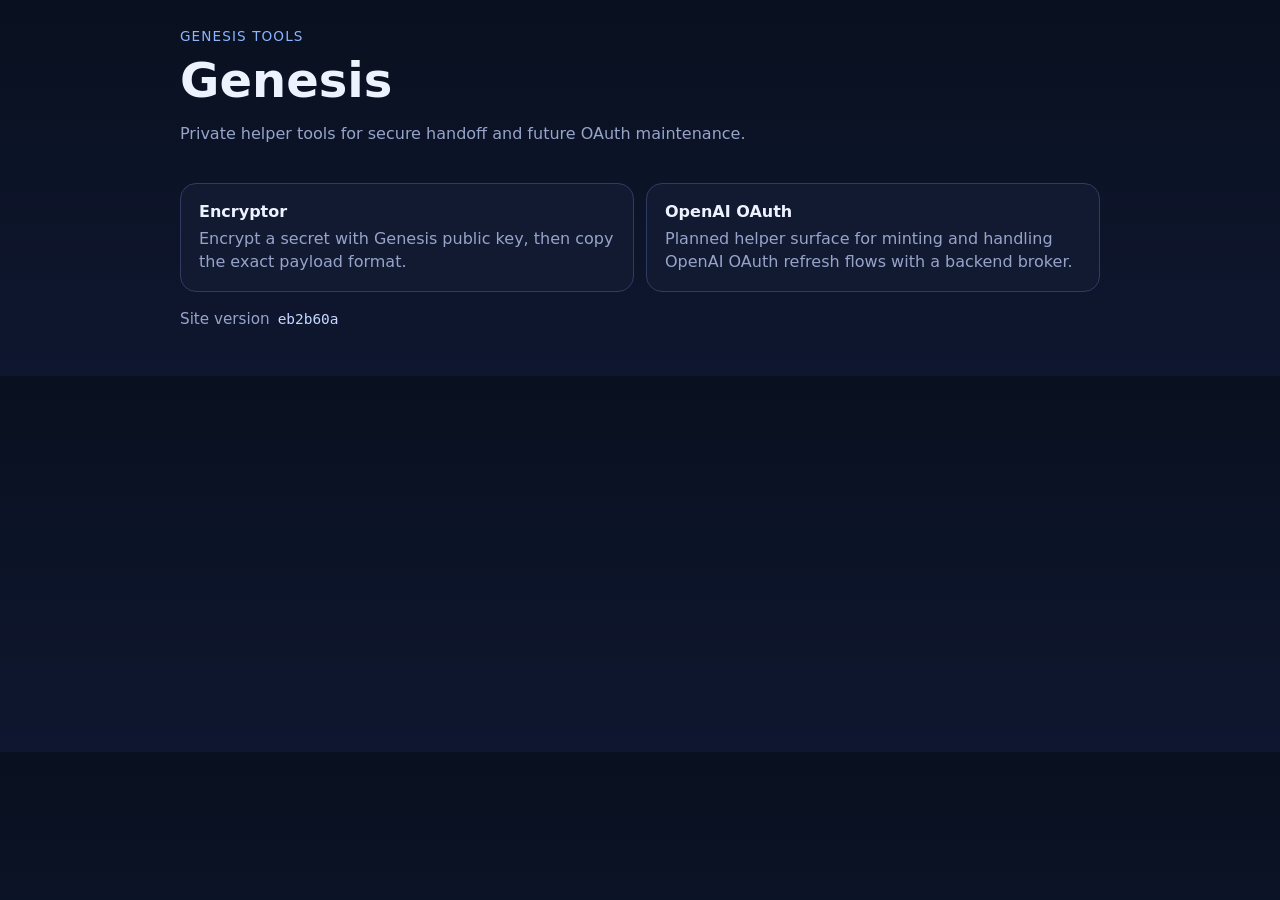
<file: index.html>
<!doctype html>
<html lang="en">
  <head>
    <meta charset="UTF-8" />
    <meta name="viewport" content="width=device-width, initial-scale=1.0" />
    <title>Genesis tools</title>
    <link rel="stylesheet" href="./styles.css" />
  </head>
  <body>
    <main class="app-shell">
      <header class="hero">
        <div>
          <p class="eyebrow">Genesis tools</p>
          <h1>Genesis</h1>
          <p class="subtle">
            Private helper tools for secure handoff and future OAuth maintenance.
          </p>
        </div>
      </header>

      <section class="tool-grid" aria-label="Available tools">
        <a class="tool-card link-card" href="./encryptor/">
          <span class="tool-name">Encryptor</span>
          <span class="tool-desc">Encrypt a secret with Genesis public key, then copy the exact payload format.</span>
        </a>
        <a class="tool-card link-card" href="./openai-oauth/">
          <span class="tool-name">OpenAI OAuth</span>
          <span class="tool-desc">Planned helper surface for minting and handling OpenAI OAuth refresh flows with a backend broker.</span>
        </a>
      </section>

      <footer class="site-footer subtle small">
        <span>Site version</span>
        <code>eb2b60a</code>
      </footer>
    </main>
  </body>
</html>
</file>
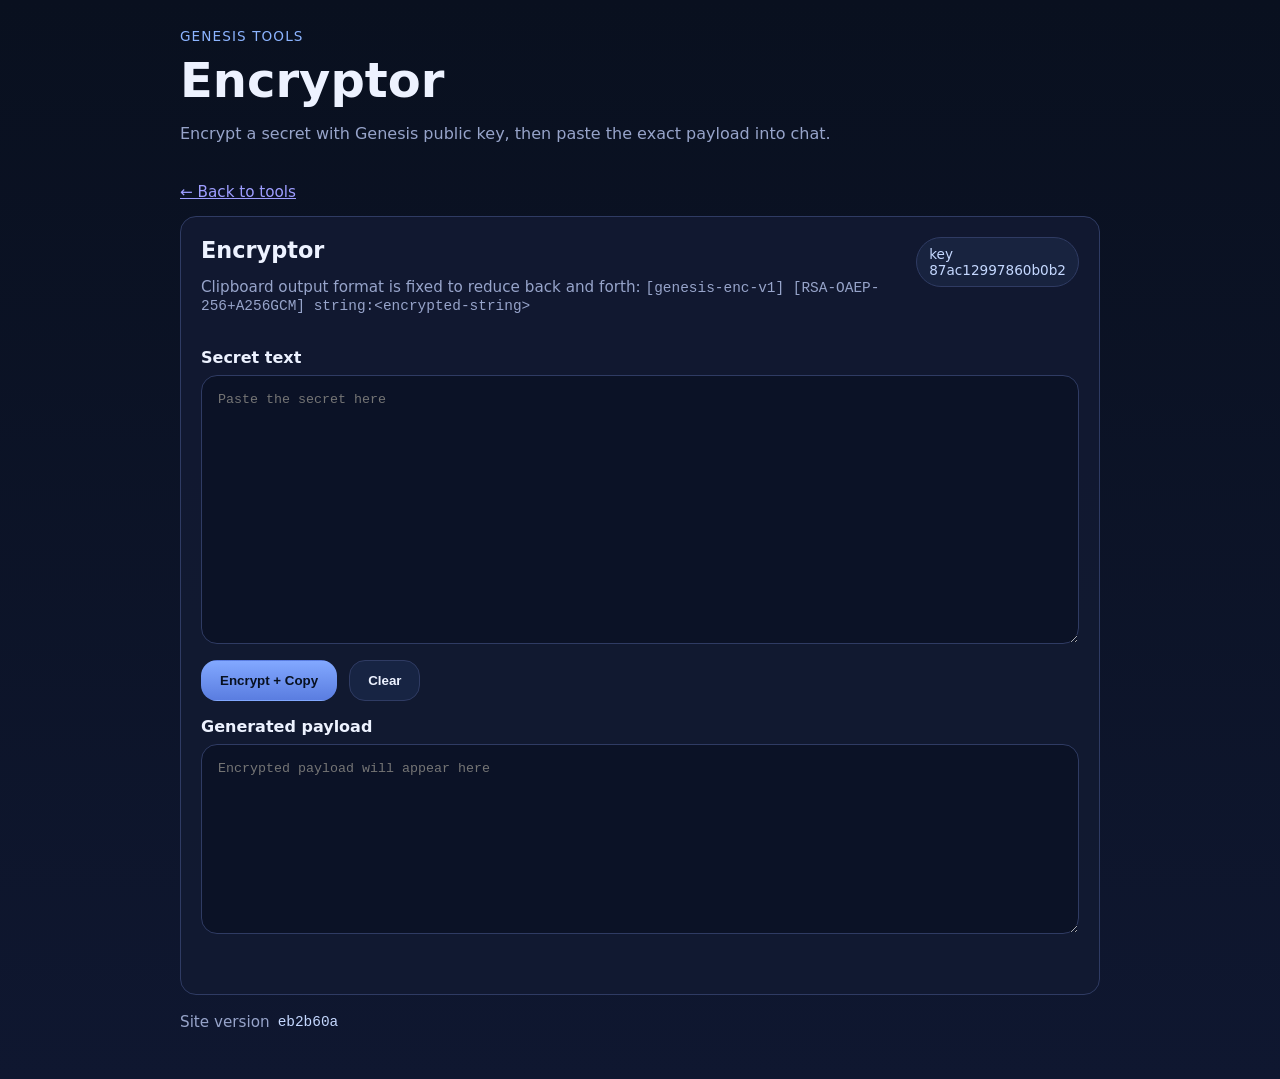
<file: encryptor/index.html>
<!doctype html>
<html lang="en">
  <head>
    <meta charset="UTF-8" />
    <meta name="viewport" content="width=device-width, initial-scale=1.0" />
    <title>Genesis Encryptor</title>
    <link rel="stylesheet" href="./styles.css" />
  </head>
  <body>
    <main class="app-shell">
      <header class="hero">
        <div>
          <p class="eyebrow">Genesis tools</p>
          <h1>Encryptor</h1>
          <p class="subtle">
            Encrypt a secret with Genesis public key, then paste the exact payload into chat.
          </p>
        </div>
      </header>

      <p class="subtle small"><a class="inline-link" href="../">← Back to tools</a></p>

      <section class="panel" id="encryptor-panel">
        <div class="panel-header">
          <div>
            <h2>Encryptor</h2>
            <p class="subtle small">
              Clipboard output format is fixed to reduce back and forth:
              <code>[genesis-enc-v1] [RSA-OAEP-256+A256GCM] string:&lt;encrypted-string&gt;</code>
            </p>
          </div>
          <div class="meta">
            <span id="kid-badge" class="badge"></span>
          </div>
        </div>

        <label class="field">
          <span>Secret text</span>
          <textarea id="secret-input" rows="12" placeholder="Paste the secret here"></textarea>
        </label>

        <div class="actions">
          <button id="encrypt-copy" class="primary" type="button">Encrypt + Copy</button>
          <button id="clear-btn" type="button">Clear</button>
        </div>

        <label class="field">
          <span>Generated payload</span>
          <textarea id="payload-output" rows="8" readonly placeholder="Encrypted payload will appear here"></textarea>
        </label>

        <div id="status" class="status subtle"></div>
      </section>

      <footer class="site-footer subtle small">
        <span>Site version</span>
        <code>eb2b60a</code>
      </footer>
    </main>

    <script src="./app.js"></script>
  </body>
</html>
</file>
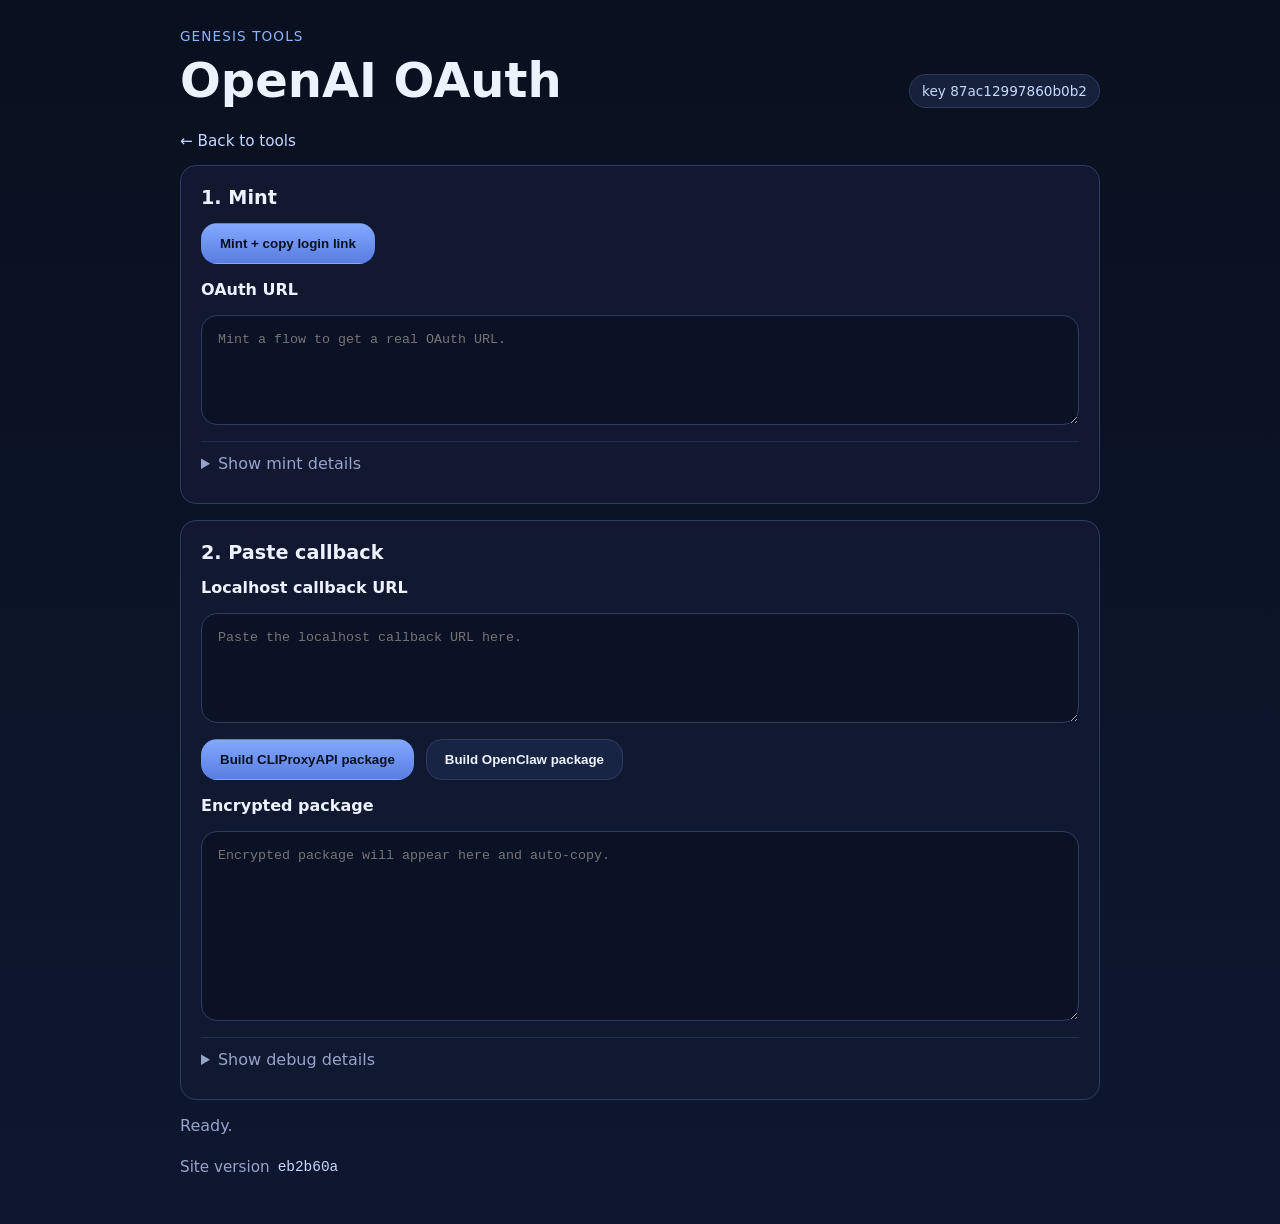
<file: openai-oauth/index.html>
<!doctype html>
<html lang="en">
  <head>
    <meta charset="UTF-8" />
    <meta name="viewport" content="width=device-width, initial-scale=1.0" />
    <title>Genesis OpenAI OAuth</title>
    <link rel="stylesheet" href="./styles.css" />
  </head>
  <body>
    <main class="app-shell">
      <header class="hero">
        <div>
          <p class="eyebrow">Genesis tools</p>
          <h1>OpenAI OAuth</h1>
        </div>
        <div class="meta">
          <span id="kid-badge" class="badge"></span>
        </div>
      </header>

      <p class="subtle small"><a class="inline-link" href="../">← Back to tools</a></p>

      <section class="panel">
        <div class="panel-header compact-header">
          <h2>1. Mint</h2>
        </div>

        <div class="actions">
          <button id="mint-link-btn" class="primary" type="button">Mint + copy login link</button>
        </div>

        <div class="field">
          <span>OAuth URL</span>
          <textarea id="oauth-url" rows="4" readonly placeholder="Mint a flow to get a real OAuth URL."></textarea>
        </div>

        <details class="compact-details">
          <summary>Show mint details</summary>
          <div class="field two-up details-body">
            <div>
              <span>State hint</span>
              <input id="state-hint" type="text" readonly placeholder="State" />
            </div>
            <div>
              <span>Code verifier</span>
              <input id="code-verifier" type="text" readonly placeholder="Code verifier" />
            </div>
          </div>
        </details>
      </section>

      <section class="panel">
        <div class="panel-header compact-header">
          <h2>2. Paste callback</h2>
        </div>

        <div class="field">
          <span>Localhost callback URL</span>
          <textarea id="callback-url-input" rows="4" placeholder="Paste the localhost callback URL here."></textarea>
        </div>

        <div class="actions">
          <button id="build-cliproxy-btn" class="primary" type="button">Build CLIProxyAPI package</button>
          <button id="build-openclaw-btn" type="button">Build OpenClaw package</button>
        </div>

        <div class="field">
          <span>Encrypted package</span>
          <textarea id="encrypted-output" rows="8" readonly placeholder="Encrypted package will appear here and auto-copy."></textarea>
        </div>

        <details class="compact-details">
          <summary>Show debug details</summary>
          <div class="field two-up metrics-grid details-body">
            <div>
              <span>Callback state</span>
              <input id="callback-state" type="text" readonly placeholder="state" />
            </div>
            <div>
              <span>Auth code present</span>
              <input id="callback-code-present" type="text" readonly placeholder="yes / no" />
            </div>
            <div>
              <span>Mint age</span>
              <input id="mint-age" type="text" readonly placeholder="age" />
            </div>
            <div>
              <span>Validation</span>
              <input id="validation-result" type="text" readonly placeholder="ok / stale / mismatch" />
            </div>
          </div>
          <div class="field details-body">
            <span>Unencrypted payload preview</span>
            <textarea id="payload-preview" rows="18" readonly placeholder="Preview will appear here after build."></textarea>
          </div>
        </details>
      </section>

      <div id="status" class="status subtle">Ready.</div>

      <footer class="site-footer subtle small">
        <span>Site version</span>
        <code>eb2b60a</code>
      </footer>
    </main>
    <script src="./app.js"></script>
  </body>
</html>
</file>
<file: styles.css>
:root {
  color-scheme: dark;
  --bg: #0b1020;
  --panel: #121a31;
  --panel-2: #18233f;
  --line: #2f3b63;
  --text: #edf2ff;
  --muted: #97a4ca;
  --accent: #8cb4ff;
  --accent-2: #c5d8ff;
  --danger: #ff8e8e;
}

* { box-sizing: border-box; }
body {
  margin: 0;
  font-family: Inter, ui-sans-serif, system-ui, -apple-system, BlinkMacSystemFont, "Segoe UI", sans-serif;
  background: linear-gradient(180deg, #09101f 0%, #0f1730 100%);
  color: var(--text);
}

code {
  font-family: "SFMono-Regular", ui-monospace, Menlo, Consolas, monospace;
  font-size: 0.95em;
}

.app-shell {
  width: min(920px, calc(100vw - 32px));
  margin: 0 auto;
  padding: 28px 0 48px;
}

.hero {
  display: flex;
  justify-content: space-between;
  align-items: end;
  margin-bottom: 24px;
}

.eyebrow {
  margin: 0 0 8px;
  color: var(--accent);
  font-size: 0.85rem;
  letter-spacing: 0.08em;
  text-transform: uppercase;
}

h1, h2 { margin: 0; }
h1 { font-size: clamp(2rem, 4vw, 3rem); }
h2 { font-size: 1.4rem; }

.subtle { color: var(--muted); }
.small { font-size: 0.95rem; }

.tool-grid {
  display: grid;
  grid-template-columns: repeat(auto-fit, minmax(240px, 1fr));
  gap: 12px;
  margin-bottom: 16px;
}

.tool-card,
.panel,
textarea,
button {
  border-radius: 16px;
}

.tool-card {
  width: 100%;
  border: 1px solid var(--line);
  background: var(--panel);
  color: var(--text);
  padding: 18px;
  text-align: left;
  cursor: pointer;
}

.link-card {
  text-decoration: none;
  display: block;
}

.tool-card.active {
  border-color: var(--accent);
  background: linear-gradient(180deg, rgba(140,180,255,0.13), rgba(18,26,49,1));
}

.tool-name {
  display: block;
  font-weight: 700;
  margin-bottom: 6px;
}

.tool-desc {
  display: block;
  color: var(--muted);
  line-height: 1.45;
}

.panel {
  border: 1px solid var(--line);
  background: rgba(18,26,49,0.92);
  padding: 20px;
}

.panel-header {
  display: flex;
  justify-content: space-between;
  gap: 16px;
  align-items: start;
  margin-bottom: 18px;
}

.badge {
  display: inline-flex;
  padding: 8px 12px;
  border-radius: 999px;
  background: var(--panel-2);
  border: 1px solid var(--line);
  color: var(--accent-2);
  font-size: 0.85rem;
}

.field {
  display: grid;
  gap: 8px;
  margin-bottom: 16px;
}

.field > span {
  font-weight: 600;
}

textarea {
  width: 100%;
  border: 1px solid var(--line);
  background: #0b1226;
  color: var(--text);
  padding: 14px 16px;
  resize: vertical;
  line-height: 1.5;
}

.actions {
  display: flex;
  gap: 12px;
  flex-wrap: wrap;
  margin-bottom: 16px;
}

button {
  border: 1px solid var(--line);
  background: #172443;
  color: var(--text);
  padding: 12px 18px;
  cursor: pointer;
  font-weight: 700;
}

button.primary {
  background: linear-gradient(180deg, #82a8ff, #5a7de0);
  color: #081121;
  border-color: transparent;
}

button:disabled {
  cursor: not-allowed;
  opacity: 0.65;
}

.status {
  min-height: 1.5rem;
  white-space: pre-wrap;
}

.status.error {
  color: var(--danger);
}

.status.success {
  color: #93f0ba;
}

.inline-link {
  color: var(--accent-2);
  text-decoration: none;
}

.inline-link:hover {
  text-decoration: underline;
}

.note-card {
  border: 1px solid var(--line);
  background: #0b1226;
  border-radius: 16px;
  padding: 16px;
}

.bullet-list {
  margin: 0;
  padding-left: 18px;
  line-height: 1.6;
}

.site-footer {
  margin-top: 18px;
  display: flex;
  gap: 8px;
  align-items: center;
}

.site-footer code {
  color: var(--accent-2);
}

@media (max-width: 640px) {
  .app-shell { width: min(100vw - 20px, 920px); padding-top: 18px; }
  .panel-header { flex-direction: column; }
}
</file>
<file: encryptor/styles.css>
:root {
  color-scheme: dark;
  --bg: #0b1020;
  --panel: #121a31;
  --panel-2: #18233f;
  --line: #2f3b63;
  --text: #edf2ff;
  --muted: #97a4ca;
  --accent: #8cb4ff;
  --accent-2: #c5d8ff;
  --danger: #ff8e8e;
}

* { box-sizing: border-box; }
body {
  margin: 0;
  font-family: Inter, ui-sans-serif, system-ui, -apple-system, BlinkMacSystemFont, "Segoe UI", sans-serif;
  background: linear-gradient(180deg, #09101f 0%, #0f1730 100%);
  color: var(--text);
}

code {
  font-family: "SFMono-Regular", ui-monospace, Menlo, Consolas, monospace;
  font-size: 0.95em;
}

.app-shell {
  width: min(920px, calc(100vw - 32px));
  margin: 0 auto;
  padding: 28px 0 48px;
}

.hero {
  display: flex;
  justify-content: space-between;
  align-items: end;
  margin-bottom: 24px;
}

.eyebrow {
  margin: 0 0 8px;
  color: var(--accent);
  font-size: 0.85rem;
  letter-spacing: 0.08em;
  text-transform: uppercase;
}

h1, h2 { margin: 0; }
h1 { font-size: clamp(2rem, 4vw, 3rem); }
h2 { font-size: 1.4rem; }

.subtle { color: var(--muted); }
.small { font-size: 0.95rem; }

.tool-grid {
  display: grid;
  grid-template-columns: repeat(auto-fit, minmax(240px, 1fr));
  gap: 12px;
  margin-bottom: 16px;
}

.tool-card,
.panel,
textarea,
button {
  border-radius: 16px;
}

.tool-card {
  width: 100%;
  border: 1px solid var(--line);
  background: var(--panel);
  color: var(--text);
  padding: 18px;
  text-align: left;
  cursor: pointer;
}

.tool-card.active {
  border-color: var(--accent);
  background: linear-gradient(180deg, rgba(140,180,255,0.13), rgba(18,26,49,1));
}

.tool-name {
  display: block;
  font-weight: 700;
  margin-bottom: 6px;
}

.tool-desc {
  display: block;
  color: var(--muted);
  line-height: 1.45;
}

.panel {
  border: 1px solid var(--line);
  background: rgba(18,26,49,0.92);
  padding: 20px;
}

.panel-header {
  display: flex;
  justify-content: space-between;
  gap: 16px;
  align-items: start;
  margin-bottom: 18px;
}

.badge {
  display: inline-flex;
  padding: 8px 12px;
  border-radius: 999px;
  background: var(--panel-2);
  border: 1px solid var(--line);
  color: var(--accent-2);
  font-size: 0.85rem;
}

.field {
  display: grid;
  gap: 8px;
  margin-bottom: 16px;
}

.field > span {
  font-weight: 600;
}

textarea {
  width: 100%;
  border: 1px solid var(--line);
  background: #0b1226;
  color: var(--text);
  padding: 14px 16px;
  resize: vertical;
  line-height: 1.5;
}

.actions {
  display: flex;
  gap: 12px;
  flex-wrap: wrap;
  margin-bottom: 16px;
}

button {
  border: 1px solid var(--line);
  background: #172443;
  color: var(--text);
  padding: 12px 18px;
  cursor: pointer;
  font-weight: 700;
}

button.primary {
  background: linear-gradient(180deg, #82a8ff, #5a7de0);
  color: #081121;
  border-color: transparent;
}

button:disabled {
  cursor: not-allowed;
  opacity: 0.65;
}

.status {
  min-height: 1.5rem;
  white-space: pre-wrap;
}

.status.error {
  color: var(--danger);
}

.status.success {
  color: #93f0ba;
}

.site-footer {
  margin-top: 18px;
  display: flex;
  gap: 8px;
  align-items: center;
}

.site-footer code {
  color: var(--accent-2);
}

@media (max-width: 640px) {
  .app-shell { width: min(100vw - 20px, 920px); padding-top: 18px; }
  .panel-header { flex-direction: column; }
}
</file>
<file: openai-oauth/styles.css>
:root {
  color-scheme: dark;
  --bg: #0b1020;
  --panel: #121a31;
  --panel-2: #18233f;
  --line: #2f3b63;
  --text: #edf2ff;
  --muted: #97a4ca;
  --accent: #8cb4ff;
  --accent-2: #c5d8ff;
  --danger: #ff8e8e;
}

* { box-sizing: border-box; }
body {
  margin: 0;
  font-family: Inter, ui-sans-serif, system-ui, -apple-system, BlinkMacSystemFont, "Segoe UI", sans-serif;
  background: linear-gradient(180deg, #09101f 0%, #0f1730 100%);
  color: var(--text);
}

code {
  font-family: "SFMono-Regular", ui-monospace, Menlo, Consolas, monospace;
  font-size: 0.95em;
}

.app-shell {
  width: min(920px, calc(100vw - 32px));
  margin: 0 auto;
  padding: 28px 0 48px;
}

.hero {
  display: flex;
  justify-content: space-between;
  align-items: end;
  margin-bottom: 24px;
}

.eyebrow {
  margin: 0 0 8px;
  color: var(--accent);
  font-size: 0.85rem;
  letter-spacing: 0.08em;
  text-transform: uppercase;
}

.meta {
  display: flex;
  align-items: center;
}

.badge {
  display: inline-flex;
  align-items: center;
  padding: 8px 12px;
  border-radius: 999px;
  border: 1px solid var(--line);
  background: rgba(24, 35, 63, 0.9);
  color: var(--accent-2);
  font-size: 0.85rem;
}

h1, h2 { margin: 0; }
h1 { font-size: clamp(2rem, 4vw, 3rem); }
h2 { font-size: 1.2rem; }

.subtle { color: var(--muted); }
.small { font-size: 0.95rem; }

.panel,
textarea,
button,
input[type="text"] {
  border-radius: 16px;
}

.panel {
  border: 1px solid var(--line);
  background: rgba(18,26,49,0.92);
  padding: 20px;
  margin-bottom: 16px;
}

.panel-header {
  display: flex;
  justify-content: space-between;
  gap: 16px;
  align-items: start;
  margin-bottom: 18px;
}

.compact-header {
  margin-bottom: 14px;
}

.field {
  display: grid;
  gap: 8px;
  margin-bottom: 16px;
}

.field > span,
.field > div > span {
  display: block;
  font-weight: 600;
  margin-bottom: 8px;
}

.two-up {
  grid-template-columns: repeat(2, minmax(0, 1fr));
  gap: 12px;
}

.metrics-grid {
  grid-template-columns: repeat(2, minmax(0, 1fr));
}

textarea,
input[type="text"] {
  width: 100%;
  border: 1px solid var(--line);
  background: #0b1226;
  color: var(--text);
  padding: 14px 16px;
  resize: vertical;
  line-height: 1.5;
}

.actions {
  display: flex;
  gap: 12px;
  flex-wrap: wrap;
  margin-bottom: 16px;
}

button {
  border: 1px solid var(--line);
  background: #172443;
  color: var(--text);
  padding: 12px 18px;
  cursor: pointer;
  font-weight: 700;
}

button.primary {
  background: linear-gradient(180deg, #82a8ff, #5a7de0);
  color: #081121;
  border-color: transparent;
}

button:disabled {
  cursor: not-allowed;
  opacity: 0.65;
}

.compact-details {
  border-top: 1px solid rgba(47, 59, 99, 0.65);
  padding-top: 12px;
}

.compact-details summary {
  cursor: pointer;
  color: var(--muted);
  margin-bottom: 10px;
}

.details-body {
  margin-top: 10px;
}

.inline-link {
  color: var(--accent-2);
  text-decoration: none;
}

.inline-link:hover {
  text-decoration: underline;
}

.status {
  min-height: 1.5rem;
  white-space: pre-wrap;
}

.status.error {
  color: var(--danger);
}

.status.success {
  color: #93f0ba;
}

.site-footer {
  margin-top: 18px;
  display: flex;
  gap: 8px;
  align-items: center;
}

.site-footer code {
  color: var(--accent-2);
}

@media (max-width: 640px) {
  .app-shell { width: min(100vw - 20px, 920px); padding-top: 18px; }
  .panel-header { flex-direction: column; }
  .two-up,
  .metrics-grid { grid-template-columns: 1fr; }
}
</file>
